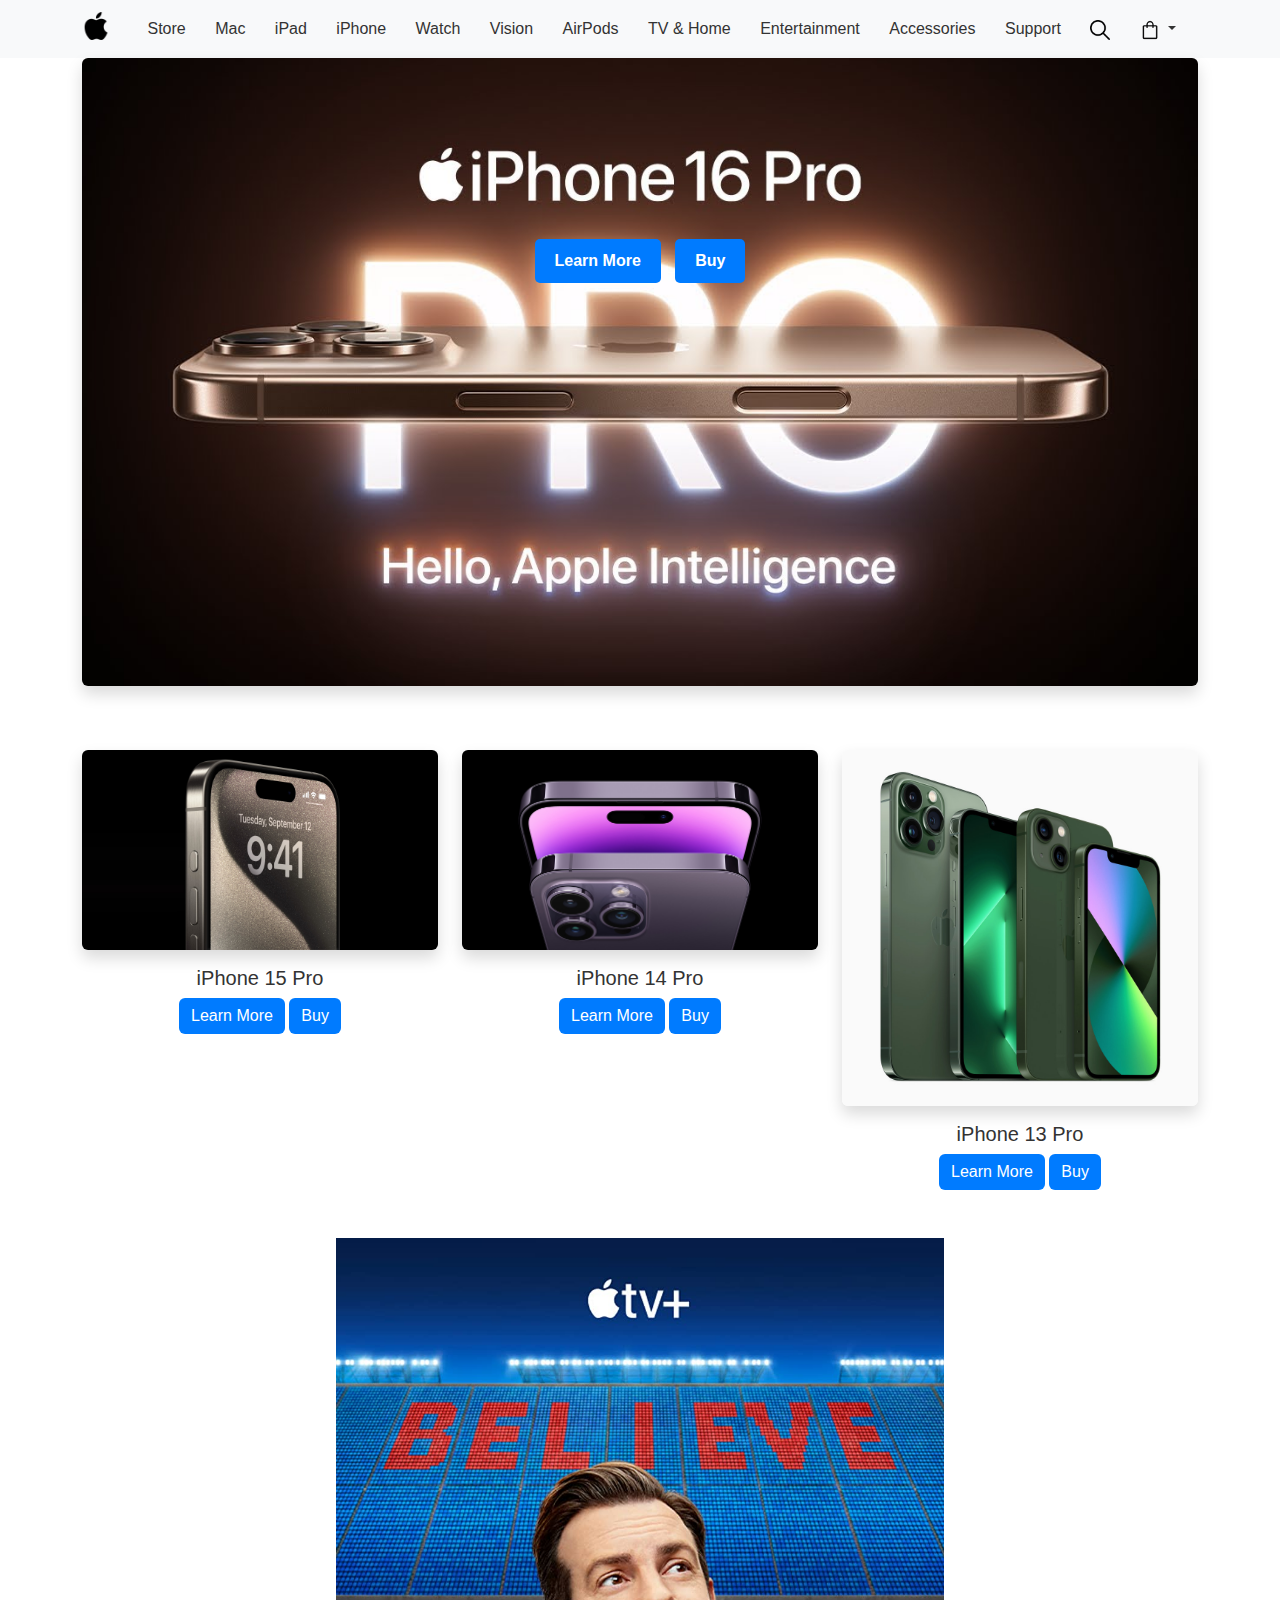
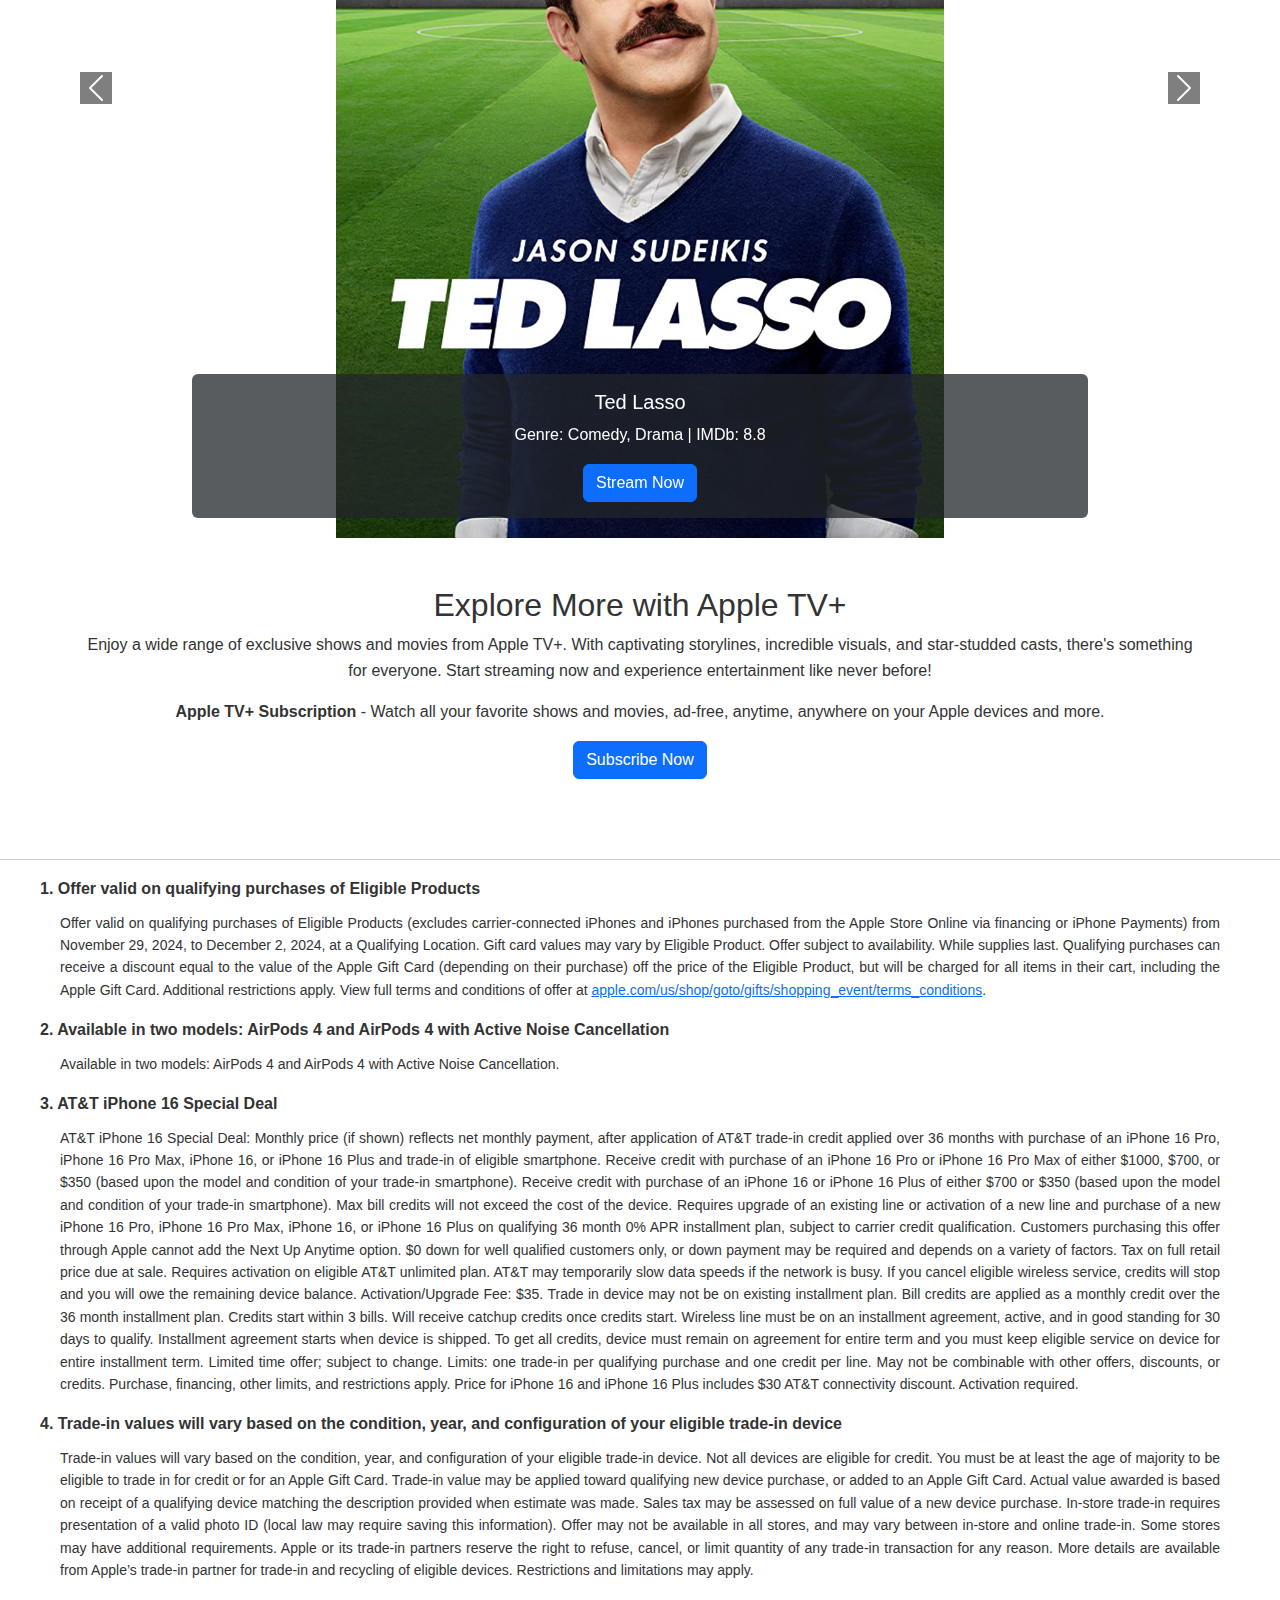
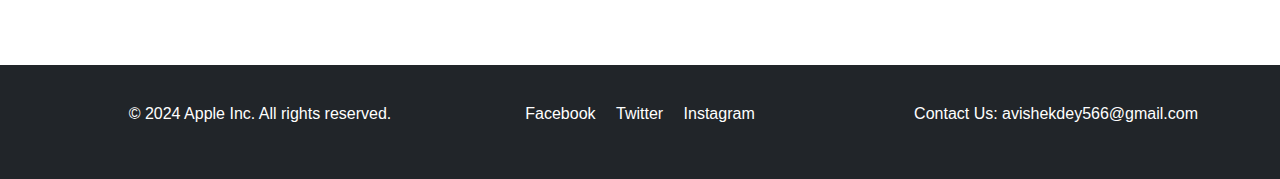
<file: index.html>
<!DOCTYPE html>
<html lang="en">
<head>
  <meta charset="UTF-8">
  <meta name="viewport" content="width=device-width, initial-scale=1.0">
  <title>Apple Website</title>
  <link rel="stylesheet" href="https://cdn.jsdelivr.net/npm/bootstrap@5.3.0/dist/css/bootstrap.min.css">
  <link rel="stylesheet" href="styles.css">
</head>
<body>
  <!-- Navbar -->
  <nav class="navbar navbar-expand-lg navbar-light bg-light justify-content-around">
    <div class="container">
      <a class="navbar-brand" href="index.html">
        <img src="apple-logo.png" alt="Apple Logo">
      </a>
      <button class="navbar-toggler" type="button" data-bs-toggle="collapse" data-bs-target="#navbarNav" aria-controls="navbarNav" aria-expanded="false" aria-label="Toggle navigation">
        <span class="navbar-toggler-icon"></span>
      </button>
      <div class="collapse navbar-collapse " id="navbarNav">
        <ul class="navbar-nav ms-auto">
          <li class="nav-item"><a class="nav-link" href="store.html">Store</a></li>
          <li class="nav-item"><a class="nav-link" href="mac.html">Mac</a></li>
          <li class="nav-item"><a class="nav-link" href="#">iPad</a></li>
          <li class="nav-item"><a class="nav-link" href="#">iPhone</a></li>
          <li class="nav-item"><a class="nav-link" href="#">Watch</a></li>
          <li class="nav-item"><a class="nav-link" href="#">Vision</a></li>
          <li class="nav-item"><a class="nav-link" href="#">AirPods</a></li>
          <li class="nav-item"><a class="nav-link" href="#">TV & Home</a></li>
          <li class="nav-item"><a class="nav-link" href="#">Entertainment</a></li>
          <li class="nav-item"><a class="nav-link" href="#">Accessories</a></li>
          <li class="nav-item"><a class="nav-link" href="#">Support</a></li>
          <li class="nav-item"><a class="nav-link" href="#"><img src="Search_iron.png" alt="Search" class="nav-icon "></a></li>
          <li class="nav-item dropdown">
            <a class="nav-link dropdown-toggle" href="#" id="cartDropdown" role="button" data-bs-toggle="dropdown" aria-expanded="false">
              <img src="Cart.png" alt="Cart" class="nav-icon">
            </a>
            <ul class="dropdown-menu dropdown-menu-end" aria-labelledby="cartDropdown">
              <li class="dropdown-item">Your bag is empty</li>
              <hr>
              <li><hr class="dropdown-divider"></li>
              <li><a class="dropdown-item" href="#">My Profile</a></li>
              <li><a class="dropdown-item" href="#">Orders</a></li>
              <li><a class="dropdown-item" href="#">Your Saves</a></li>
              <li><a class="dropdown-item" href="#">Account</a></li>
              <li><a class="dropdown-item text-primary" href="sign-in.html">Sign In</a></li>
            </ul>
          </li>
          
        </ul>
      </div>
    </div>
  </nav>

  <!-- Hero Section -->
  <header class="hero-section position-relative">
    <div class="container d-block w-100">
      <img src="iphone 16 pro.jpg" alt="iPhone 16 Pro" class="img-fluid rounded shadow mb-3">
      <div class="hero-buttons position-absolute top-50 start-50 translate-middle text-center">
        <button class="btn btn-primary learn-more-btn">Learn More</button>
        <button class="btn btn-secondary buy-btn">Buy</button>
      </div>
    </div>
  </header>


<!-- Additional Images Section -->
<section class="additional-images py-5">
  <div class="container">
    <div class="row g-4">
      <!-- iPhone 15 Pro -->
      <div class="col-md-4 text-center">
        <img src="iphone 15 pro.jpg" class="img-fluid rounded shadow mb-3" alt="iPhone 15 Pro">
        <h5>iPhone 15 Pro</h5>
        <button class="btn btn-primary learn-more-btn">Learn More</button>
        <button class="btn btn-secondary buy-btn">Buy</button>
      </div>
      <!-- iPhone 14 Pro -->
      <div class="col-md-4 text-center">
        <img src="iphone 14 pro.jpg" class="img-fluid rounded shadow mb-3" alt="iPhone 14 Pro">
        <h5>iPhone 14 Pro</h5>
        <button class="btn btn-primary learn-more-btn">Learn More</button>
        <button class="btn btn-secondary buy-btn">Buy</button>
      </div>
      <!-- iPhone 13 Pro -->
      <div class="col-md-4 text-center">
        <img src="iphone 13 pro.jpg" class="img-fluid rounded shadow mb-3" alt="iPhone 13 Pro">
        <h5>iPhone 13 Pro</h5>
        <button class="btn btn-primary learn-more-btn">Learn More</button>
        <button class="btn btn-secondary buy-btn">Buy</button>
      </div>
    </div>
  </div>
</section>

<!-- Animated Carousel -->
<div id="carouselExampleAutoplaying" class="carousel slide carousel-fade" data-bs-ride="carousel">
  <div class="carousel-inner">
    <!-- Carousel Item 1 -->
    <div class="carousel-item active text-center">
      <img src="Ted Lasso.jpeg" 
           class="d-block w-100" alt="Ted Lasso">
      <div class="carousel-caption bg-dark bg-opacity-75 rounded p-3">
        <h5>Ted Lasso</h5>
        <p>Genre: Comedy, Drama | IMDb: 8.8</p>
        <button class="btn btn-primary">Stream Now</button>
      </div>
    </div>
    <!-- Carousel Item 2 -->
    <div class="carousel-item text-center">
      <img src="Severance.jpg" 
           class="d-block w-100" alt="Severance">
      <div class="carousel-caption bg-dark bg-opacity-75 rounded p-3">
        <h5>Severance</h5>
        <p>Genre: Mystery, Sci-Fi | IMDb: 8.6</p>
        <button class="btn btn-primary">Stream Now</button>
      </div>
    </div>
    <!-- Carousel Item 3 -->
    <div class="carousel-item text-center">
      <img src="The Morning Show.jpg" 
           class="d-block w-100" alt="The Morning Show">
      <div class="carousel-caption bg-dark bg-opacity-75 rounded p-3">
        <h5>The Morning Show</h5>
        <p>Genre: Drama | IMDb: 8.3</p>
        <button class="btn btn-primary">Stream Now</button>
      </div>
    </div>
    <!-- Carousel Item 4 -->
    <div class="carousel-item text-center">
      <img src="For All Mankind.jpg" 
           class="d-block w-100" alt="For All Mankind">
      <div class="carousel-caption bg-dark bg-opacity-75 rounded p-3">
        <h5>For All Mankind</h5>
        <p>Genre: Drama, Sci-Fi | IMDb: 8.1</p>
        <button class="btn btn-primary">Stream Now</button>
      </div>
    </div>
    <!-- Carousel Item 5 -->
    <div class="carousel-item text-center">
      <img src="Foundation.jpg" 
           class="d-block w-100" alt="Foundation">
      <div class="carousel-caption bg-dark bg-opacity-75 rounded p-3">
        <h5>Foundation</h5>
        <p>Genre: Sci-Fi, Adventure | IMDb: 7.5</p>
        <button class="btn btn-primary">Stream Now</button>
      </div>
    </div>
    <!-- Carousel Item 6 -->
    <div class="carousel-item text-center">
      <img src="Pachinko.jpg" 
           class="d-block w-100" alt="Pachinko">
      <div class="carousel-caption bg-dark bg-opacity-75 rounded p-3">
        <h5>Pachinko</h5>
        <p>Genre: Drama | IMDb: 8.4</p>
        <button class="btn btn-primary">Stream Now</button>
      </div>
    </div>
  </div>
  <!-- Controls -->
  <button class="carousel-control-prev" type="button" data-bs-target="#carouselExampleAutoplaying" data-bs-slide="prev">
    <span class="carousel-control-prev-icon" aria-hidden="true"></span>
    <span class="visually-hidden">Previous</span>
  </button>
  <button class="carousel-control-next" type="button" data-bs-target="#carouselExampleAutoplaying" data-bs-slide="next">
    <span class="carousel-control-next-icon" aria-hidden="true"></span>
    <span class="visually-hidden">Next</span>
  </button>
</div>

<!-- Additional Information Section -->
<section class="additional-info py-5">
  <div class="container text-center">
    <h2>Explore More with Apple TV+</h2>
    <p>Enjoy a wide range of exclusive shows and movies from Apple TV+. With captivating storylines, incredible visuals, and star-studded casts, there's something for everyone. Start streaming now and experience entertainment like never before!</p>
    <p><strong>Apple TV+ Subscription</strong> - Watch all your favorite shows and movies, ad-free, anytime, anywhere on your Apple devices and more.</p>
    <p><a href="#" class="btn btn-primary">Subscribe Now</a></p>
  </div>
</section>

<hr>


<div class="offer-text">
  <div class="offer-heading">1. Offer valid on qualifying purchases of Eligible Products</div>
  <p>Offer valid on qualifying purchases of Eligible Products (excludes carrier-connected iPhones and iPhones purchased from the Apple Store Online via financing or iPhone Payments) from November 29, 2024, to December 2, 2024, at a Qualifying Location. Gift card values may vary by Eligible Product. Offer subject to availability. While supplies last. Qualifying purchases can receive a discount equal to the value of the Apple Gift Card (depending on their purchase) off the price of the Eligible Product, but will be charged for all items in their cart, including the Apple Gift Card. Additional restrictions apply. View full terms and conditions of offer at <a href="https://apple.com/us/shop/goto/gifts/shopping_event/terms_conditions" target="_blank">apple.com/us/shop/goto/gifts/shopping_event/terms_conditions</a>.</p>

  <div class="offer-heading">2. Available in two models: AirPods 4 and AirPods 4 with Active Noise Cancellation</div>
  <p>Available in two models: AirPods 4 and AirPods 4 with Active Noise Cancellation.</p>

  <div class="offer-heading">3. AT&T iPhone 16 Special Deal</div>
  <p>AT&T iPhone 16 Special Deal: Monthly price (if shown) reflects net monthly payment, after application of AT&T trade-in credit applied over 36 months with purchase of an iPhone 16 Pro, iPhone 16 Pro Max, iPhone 16, or iPhone 16 Plus and trade-in of eligible smartphone. Receive credit with purchase of an iPhone 16 Pro or iPhone 16 Pro Max of either $1000, $700, or $350 (based upon the model and condition of your trade-in smartphone). Receive credit with purchase of an iPhone 16 or iPhone 16 Plus of either $700 or $350 (based upon the model and condition of your trade-in smartphone). Max bill credits will not exceed the cost of the device. Requires upgrade of an existing line or activation of a new line and purchase of a new iPhone 16 Pro, iPhone 16 Pro Max, iPhone 16, or iPhone 16 Plus on qualifying 36 month 0% APR installment plan, subject to carrier credit qualification. Customers purchasing this offer through Apple cannot add the Next Up Anytime option. $0 down for well qualified customers only, or down payment may be required and depends on a variety of factors. Tax on full retail price due at sale. Requires activation on eligible AT&T unlimited plan. AT&T may temporarily slow data speeds if the network is busy. If you cancel eligible wireless service, credits will stop and you will owe the remaining device balance. Activation/Upgrade Fee: $35. Trade in device may not be on existing installment plan. Bill credits are applied as a monthly credit over the 36 month installment plan. Credits start within 3 bills. Will receive catchup credits once credits start. Wireless line must be on an installment agreement, active, and in good standing for 30 days to qualify. Installment agreement starts when device is shipped. To get all credits, device must remain on agreement for entire term and you must keep eligible service on device for entire installment term. Limited time offer; subject to change. Limits: one trade-in per qualifying purchase and one credit per line. May not be combinable with other offers, discounts, or credits. Purchase, financing, other limits, and restrictions apply. Price for iPhone 16 and iPhone 16 Plus includes $30 AT&T connectivity discount. Activation required.</p>

  <!-- Add more paragraphs for other sections similarly -->

  <div class="offer-heading">4. Trade-in values will vary based on the condition, year, and configuration of your eligible trade-in device</div>
  <p>Trade-in values will vary based on the condition, year, and configuration of your eligible trade-in device. Not all devices are eligible for credit. You must be at least the age of majority to be eligible to trade in for credit or for an Apple Gift Card. Trade-in value may be applied toward qualifying new device purchase, or added to an Apple Gift Card. Actual value awarded is based on receipt of a qualifying device matching the description provided when estimate was made. Sales tax may be assessed on full value of a new device purchase. In‑store trade‑in requires presentation of a valid photo ID (local law may require saving this information). Offer may not be available in all stores, and may vary between in‑store and online trade‑in. Some stores may have additional requirements. Apple or its trade‑in partners reserve the right to refuse, cancel, or limit quantity of any trade‑in transaction for any reason. More details are available from Apple’s trade-in partner for trade‑in and recycling of eligible devices. Restrictions and limitations may apply.</p>
</div>





  <!-- Footer -->
  <footer class="footer bg-dark text-white mt-5">
    <div class="container py-3">
      <div class="row">
        <div class="col-md-4">
          <p>&copy; 2024 Apple Inc. All rights reserved.</p>
        </div>
        <div class="col-md-4 text-center">
          <a href="#" class="text-white mx-2">Facebook</a>
          <a href="#" class="text-white mx-2">Twitter</a>
          <a href="#" class="text-white mx-2">Instagram</a>

        </div>
        <div class="col-md-4 text-end">
          <p>Contact Us: <a href="mailto:info@apple.com" class="text-white">avishekdey566@gmail.com</a></p>
        </div>
      </div>
    </div>
  </footer>

  <!-- Bootstrap JavaScript -->
  <script src="https://cdn.jsdelivr.net/npm/bootstrap@5.3.0/dist/js/bootstrap.bundle.min.js"></script>
</body>
</html>
</file>
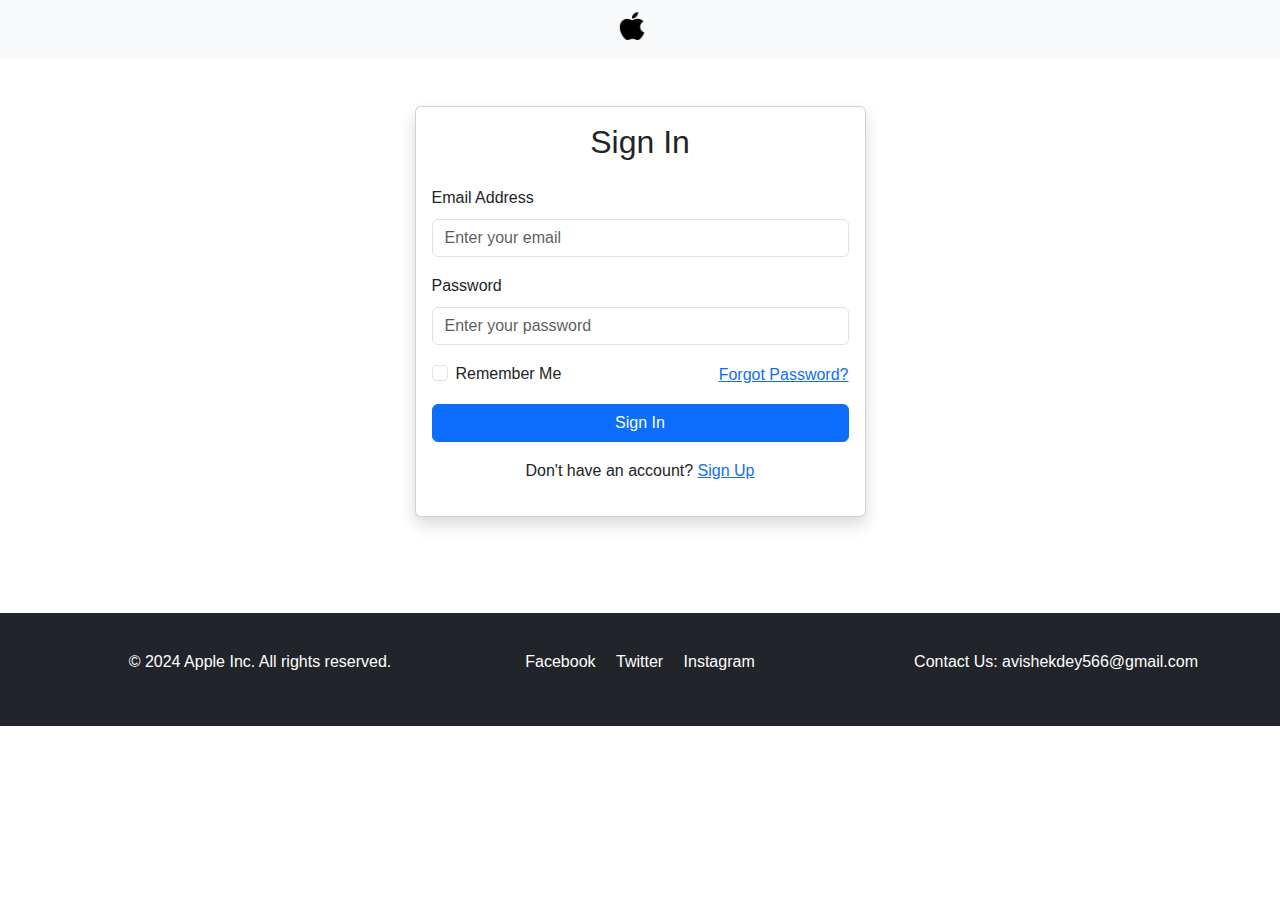
<file: sign-in.html>
<!DOCTYPE html>
<html lang="en">
<head>
  <meta charset="UTF-8">
  <meta name="viewport" content="width=device-width, initial-scale=1.0">
  <title>Sign In</title>
  <link rel="stylesheet" href="https://cdn.jsdelivr.net/npm/bootstrap@5.3.0/dist/css/bootstrap.min.css">
  <link rel="stylesheet" href="styles.css">
</head>
<body>
  <!-- Navbar -->
  <nav class="navbar navbar-light bg-light">
    <div class="container">
      <a class="navbar-brand" href="index.html">
        <img src="apple-logo.png" alt="Apple Logo" width="30">
      </a>
    </div>
  </nav>

  <!-- Sign In Form -->
  <section class="sign-in-section py-5">
    <div class="container">
      <div class="row justify-content-center">
        <div class="col-md-6 col-lg-5">
          <div class="card shadow">
            <div class="card-body">
              <h2 class="text-center mb-4">Sign In</h2>
              <form action="#" method="POST">
                <div class="mb-3">
                  <label for="email" class="form-label">Email Address</label>
                  <input type="email" class="form-control" id="email" name="email" placeholder="Enter your email" required>
                </div>
                <div class="mb-3">
                  <label for="password" class="form-label">Password</label>
                  <input type="password" class="form-control" id="password" name="password" placeholder="Enter your password" required>
                </div>
                <div class="d-flex justify-content-between align-items-center mb-3">
                  <div class="form-check">
                    <input type="checkbox" class="form-check-input" id="rememberMe">
                    <label class="form-check-label" for="rememberMe">Remember Me</label>
                  </div>
                  <a href="#" class="text-primary">Forgot Password?</a>
                </div>
                <button type="submit" class="btn btn-primary w-100">Sign In</button>
              </form>
              <p class="text-center mt-3">Don't have an account? <a href="sign-up.html" class="text-primary">Sign Up</a></p>
            </div>
          </div>
        </div>
      </div>
    </div>
  </section>
 <!-- Footer -->
 <footer class="footer bg-dark text-white mt-5">
    <div class="container py-3">
      <div class="row">
        <div class="col-md-4">
          <p>&copy; 2024 Apple Inc. All rights reserved.</p>
        </div>
        <div class="col-md-4 text-center">
          <a href="#" class="text-white mx-2">Facebook</a>
          <a href="#" class="text-white mx-2">Twitter</a>
          <a href="#" class="text-white mx-2">Instagram</a>

        </div>
        <div class="col-md-4 text-end">
          <p>Contact Us: <a href="mailto:info@apple.com" class="text-white">avishekdey566@gmail.com</a></p>
        </div>
      </div>
    </div>
  </footer>
  <!-- Bootstrap JavaScript -->
  <script src="https://cdn.jsdelivr.net/npm/bootstrap@5.3.0/dist/js/bootstrap.bundle.min.js"></script>
</body>
</html>
</file>
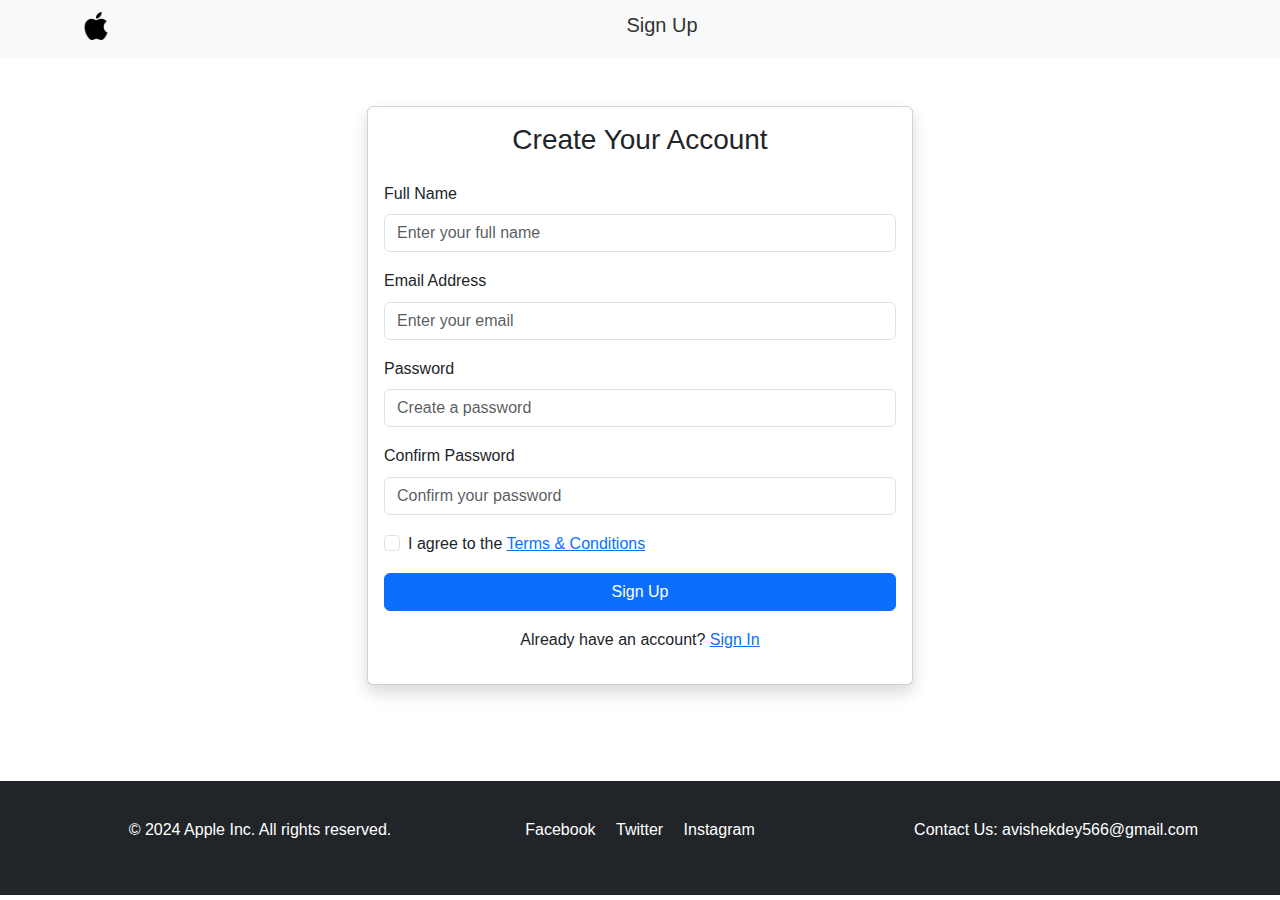
<file: sign-up.html>
<!DOCTYPE html>
<html lang="en">
<head>
  <meta charset="UTF-8">
  <meta name="viewport" content="width=device-width, initial-scale=1.0">
  <title>Apple Website - Sign Up</title>
  <link rel="stylesheet" href="https://cdn.jsdelivr.net/npm/bootstrap@5.3.0/dist/css/bootstrap.min.css">
  <link rel="stylesheet" href="styles.css">
</head>
<body>
  <!-- Navbar -->
  <nav class="navbar navbar-expand-lg navbar-light bg-light">
    <div class="container">
      <a class="navbar-brand" href="index.html">
        <img src="apple-logo.png" alt="Apple Logo">
      </a>
      <h5 class="text-center w-100">Sign Up</h5>
    </div>
  </nav>

  <!-- Sign Up Form -->
  <div class="container py-5">
    <div class="row justify-content-center">
      <div class="col-md-6">
        <div class="card shadow">
          <div class="card-body">
            <h3 class="text-center mb-4">Create Your Account</h3>
            <form>
              <div class="mb-3">
                <label for="fullName" class="form-label">Full Name</label>
                <input type="text" class="form-control" id="fullName" placeholder="Enter your full name" required>
              </div>
              <div class="mb-3">
                <label for="email" class="form-label">Email Address</label>
                <input type="email" class="form-control" id="email" placeholder="Enter your email" required>
              </div>
              <div class="mb-3">
                <label for="password" class="form-label">Password</label>
                <input type="password" class="form-control" id="password" placeholder="Create a password" required>
              </div>
              <div class="mb-3">
                <label for="confirmPassword" class="form-label">Confirm Password</label>
                <input type="password" class="form-control" id="confirmPassword" placeholder="Confirm your password" required>
              </div>
              <div class="mb-3 form-check">
                <input type="checkbox" class="form-check-input" id="termsCheck" required>
                <label class="form-check-label" for="termsCheck">I agree to the <a href="#">Terms & Conditions</a></label>
              </div>
              <button type="submit" class="btn btn-primary w-100">Sign Up</button>
            </form>
            <p class="text-center mt-3">Already have an account? <a href="sign-in.html">Sign In</a></p>
          </div>
        </div>
      </div>
    </div>
  </div>

 <!-- Footer -->
 <footer class="footer bg-dark text-white mt-5">
    <div class="container py-3">
      <div class="row">
        <div class="col-md-4">
          <p>&copy; 2024 Apple Inc. All rights reserved.</p>
        </div>
        <div class="col-md-4 text-center">
          <a href="#" class="text-white mx-2">Facebook</a>
          <a href="#" class="text-white mx-2">Twitter</a>
          <a href="#" class="text-white mx-2">Instagram</a>

        </div>
        <div class="col-md-4 text-end">
          <p>Contact Us: <a href="mailto:info@apple.com" class="text-white">avishekdey566@gmail.com</a></p>
        </div>
      </div>
    </div>
  </footer>

  <!-- Bootstrap JavaScript -->
  <script src="https://cdn.jsdelivr.net/npm/bootstrap@5.3.0/dist/js/bootstrap.bundle.min.js"></script>
</body>
</html>
</file>
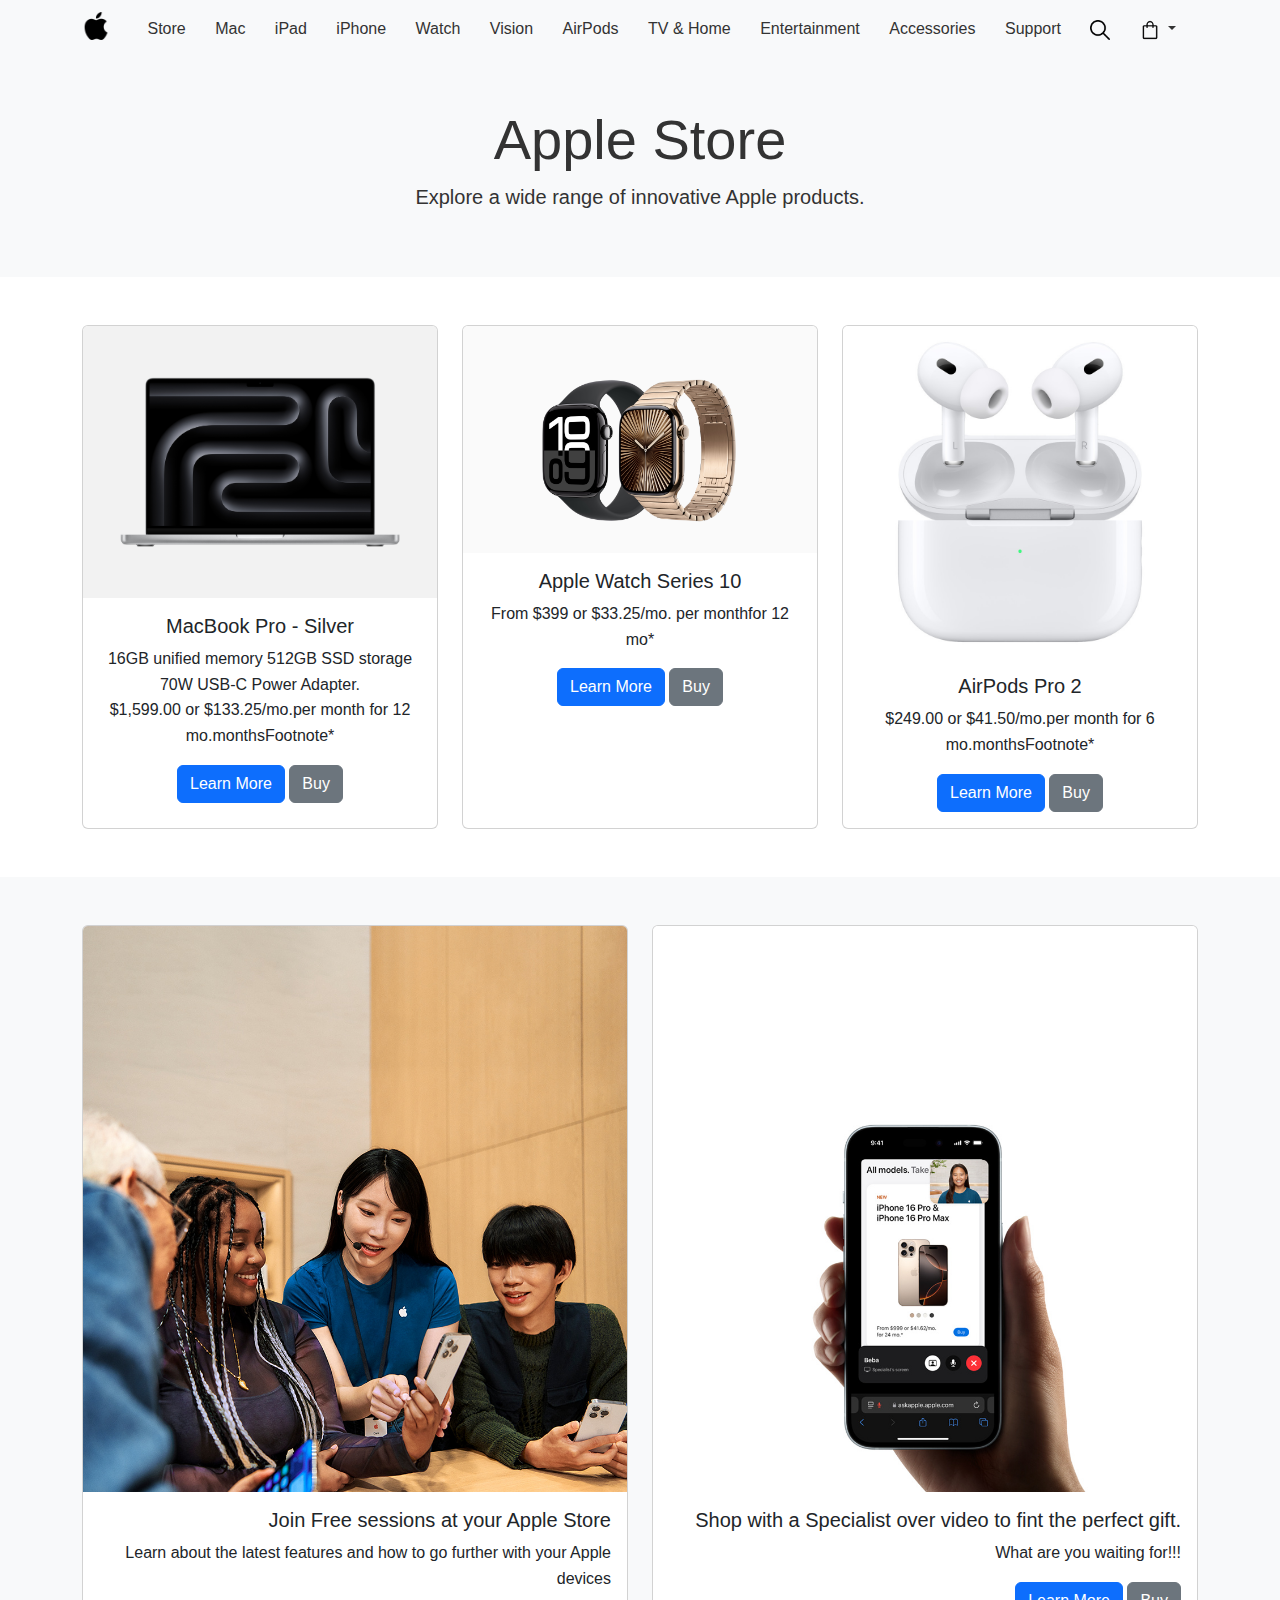
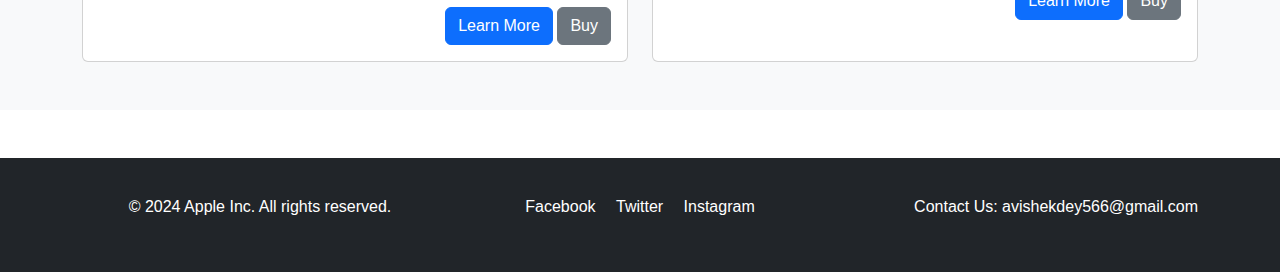
<file: store.html>
<!DOCTYPE html>
<html lang="en">

<head>
    <meta charset="UTF-8">
    <meta name="viewport" content="width=device-width, initial-scale=1.0">
    <title>Apple Store</title>
    <link rel="stylesheet" href="https://cdn.jsdelivr.net/npm/bootstrap@5.3.0/dist/css/bootstrap.min.css">
    <link rel="stylesheet" href="styles.css">
</head>

<body>
    <!-- Navbar -->
    <nav class="navbar navbar-expand-lg navbar-light bg-light justify-content-around">
        <div class="container">
            <a class="navbar-brand" href="index.html">
                <img src="apple-logo.png" alt="Apple Logo">
            </a>
            <button class="navbar-toggler" type="button" data-bs-toggle="collapse" data-bs-target="#navbarNav"
                aria-controls="navbarNav" aria-expanded="false" aria-label="Toggle navigation">
                <span class="navbar-toggler-icon"></span>
            </button>
            <div class="collapse navbar-collapse " id="navbarNav">
                <ul class="navbar-nav ms-auto">
                    <li class="nav-item"><a class="nav-link" href="store.html">Store</a></li>
                    <li class="nav-item"><a class="nav-link" href="mac.html">Mac</a></li>
                    <li class="nav-item"><a class="nav-link" href="#">iPad</a></li>
                    <li class="nav-item"><a class="nav-link" href="#">iPhone</a></li>
                    <li class="nav-item"><a class="nav-link" href="#">Watch</a></li>
                    <li class="nav-item"><a class="nav-link" href="#">Vision</a></li>
                    <li class="nav-item"><a class="nav-link" href="#">AirPods</a></li>
                    <li class="nav-item"><a class="nav-link" href="#">TV & Home</a></li>
                    <li class="nav-item"><a class="nav-link" href="#">Entertainment</a></li>
                    <li class="nav-item"><a class="nav-link" href="#">Accessories</a></li>
                    <li class="nav-item"><a class="nav-link" href="#">Support</a></li>
                    <li class="nav-item"><a class="nav-link" href="#"><img src="Search_iron.png" alt="Search"
                                class="nav-icon "></a></li>
                    <li class="nav-item dropdown">
                        <a class="nav-link dropdown-toggle" href="#" id="cartDropdown" role="button"
                            data-bs-toggle="dropdown" aria-expanded="false">
                            <img src="Cart.png" alt="Cart" class="nav-icon">
                        </a>
                        <ul class="dropdown-menu dropdown-menu-end" aria-labelledby="cartDropdown">
                            <li class="dropdown-item">Your bag is empty</li>
                            <hr>
                            <li>
                                <hr class="dropdown-divider">
                            </li>
                            <li><a class="dropdown-item" href="#">My Profile</a></li>
                            <li><a class="dropdown-item" href="#">Orders</a></li>
                            <li><a class="dropdown-item" href="#">Your Saves</a></li>
                            <li><a class="dropdown-item" href="#">Account</a></li>
                            <li><a class="dropdown-item text-primary" href="sign-in.html">Sign In</a></li>
                        </ul>
                    </li>

                </ul>
            </div>
        </div>
    </nav>

    <!-- Store Banner -->
    <section class="store-banner text-center py-5 bg-light">
        <div class="container">
            <h1 class="display-4">Apple Store</h1>
            <p class="lead">Explore a wide range of innovative Apple products.</p>
        </div>
    </section>

    <!-- Products Section -->
    <section class="products py-5">
        <div class="container">
            <div class="row g-4">
                <!-- Product Card Template -->
                <div class="col-md-4">
                    <div class="card h-100 text-center">
                        <img src="macbook.jpg" class="card-img-top" alt="Product Image">
                        <div class="card-body">
                            <h5 class="card-title">MacBook Pro - Silver</h5>
                            <p class="card-text">16GB unified memory
                                512GB SSD storage
                                70W USB-C Power Adapter.
                                <br>
                                $1,599.00
                                or
                                $133.25/mo.per month for 12 mo.monthsFootnote*
                            </p>
                            <button class="btn btn-primary">Learn More</button>
                            <button class="btn btn-secondary">Buy</button>
                        </div>
                    </div>
                </div>
                <!-- Repeat Product Cards -->
                <div class="col-md-4">
                    <div class="card h-100 text-center">
                        <img src="watch.jpg" class="card-img-top" alt="Product Image">
                        <div class="card-body">
                            <h5 class="card-title">Apple Watch Series 10</h5>
                            <p class="card-text">From $399 or $33.25/mo. per monthfor 12 mo*</p>
                            <button class="btn btn-primary">Learn More</button>
                            <button class="btn btn-secondary">Buy</button>
                        </div>
                    </div>
                </div>
                <div class="col-md-4">
                    <div class="card h-100 text-center">
                        <img src="airpods.jpg" class="card-img-top" alt="Product Image">
                        <div class="card-body">
                            <h5 class="card-title">AirPods Pro 2</h5>
                            <p class="card-text">$249.00
                                or
                                $41.50/mo.per month for 6 mo.monthsFootnote*</p>
                            <button class="btn btn-primary">Learn More</button>
                            <button class="btn btn-secondary">Buy</button>
                        </div>
                    </div>
                </div>
               
            </div>
        </div>
    </section>

    <!-- Exclusive Offers Section -->
    <section class="exclusive-offers text-center py-5 bg-light text-white">

        <div class="container">
            <div class="row g-4">
                <div class="col-md-6">
                    <div class="card h-100 text-end">
                        <img src="exclusive session.jpg" class="card-img-top" alt="Product Image">
                        <div class="card-body">
                            <h5 class="card-title">Join Free sessions at your Apple Store</h5>
                            <p class="card-text">Learn about the latest features and how to go further with your Apple
                                devices</p>
                            <button class="btn btn-primary">Learn More</button>
                            <button class="btn btn-secondary">Buy</button>
                        </div>
                    </div>
                </div>

                <div class="col-md-6">
                    <div class="card h-100 text-end">
                        <img src="shopWithSpecalist.jpg" class="card-img-top" alt="Product Image">
                        <div class="card-body">
                            <h5 class="card-title">Shop with a Specialist over video to fint the perfect gift.</h5>
                            <p class="card-text">What are you waiting for!!!</p>
                            <button class="btn btn-primary">Learn More</button>
                            <button class="btn btn-secondary">Buy</button>
                        </div>
                    </div>
                </div>
            </div>
        </div>
    </section>


    <!-- Footer -->
    <footer class="footer bg-dark text-white mt-5">
        <div class="container py-3">
            <div class="row">
                <div class="col-md-4">
                    <p>&copy; 2024 Apple Inc. All rights reserved.</p>
                </div>
                <div class="col-md-4 text-center">
                    <a href="#" class="text-white mx-2">Facebook</a>
                    <a href="#" class="text-white mx-2">Twitter</a>
                    <a href="#" class="text-white mx-2">Instagram</a>
                </div>
                <div class="col-md-4 text-end">
                    <p>Contact Us: <a href="mailto:info@apple.com" class="text-white">avishekdey566@gmail.com</a></p>
                </div>
            </div>
        </div>
    </footer>

    <!-- Bootstrap JavaScript -->
    <script src="https://cdn.jsdelivr.net/npm/bootstrap@5.3.0/dist/js/bootstrap.bundle.min.js"></script>
</body>

</html>
</file>
<file: styles.css>
* {
    margin: 0;
    padding: 0;
    box-sizing: border-box;
  }

  
  body {
    font-family: Arial, sans-serif;
    line-height: 1.6;
    color: #333;
    background-color: #ffffff;
  }
  /* Navbar Styling */
.navbar {
    background-color: #e2dfdf00;
  }
  
  .navbar .container {
    display: flex;
    justify-content: space-evenly; 
    align-items: center; 
    width: 100%;
  }
  
  .navbar-brand img {
    height: 28px; 
    margin-top: -10px;
  }
  
  .navbar-nav {
    display: flex;
    justify-content: space-evenly; 
    width: 100%;
    padding-left: 0; 
  }
  
  .navbar-nav .nav-link {
    color: #333 !important;
  }
  
  .navbar-nav .nav-link:hover {
    color: #007bff !important;
  }
  
  .navbar-nav .nav-item .nav-link img {
    height: 20px; 
    width: 20px;
  }
  
  

   .hero-section img {
    width: 100%;
    height: auto;
    display: block;
    margin-bottom: 10px;    
    transition: transform 0.3s ease, box-shadow 0.3s ease;
  }
  .hero-section img:hover {
    transform: scale(1.01);
    box-shadow: 0 8px 15px rgba(0, 0, 0, 0.2);
  }
  
  


  
  .hero-section h1 {
    font-size: 3rem;
    font-weight: bold;
  }
  
  .hero-section p {
    font-size: 1.5rem;
    font-weight: 300;
  }
  
  .hero-buttons {
    position: absolute;
    bottom: 30px; 
    right: 20px; 
    z-index: 2;
  }

  .hero-buttons button {
    margin: 5px; 
    padding: 10px 20px;
    font-size: 1rem;
    font-weight: bold;
    border-radius: 5px;
    transition: all 0.3s ease;
  }

.learn-more-btn {
  background-color: #007bff;
  color: #fff;
  border: none;
}

.learn-more-btn {
  background-color: #007bff;
  color: #fff;
  border: none;
}

.learn-more-btn:hover {
  background-color: #0056b3;
  transform: scale(1.05);
}

.buy-btn {
  background-color: #007bff;
  color: #fff;
  border: none;
}

.buy-btn:hover {
  background-color: #0056b3;
  transform: scale(1.05);
}

.additional-images img {
  width: 100%;
  height: auto;
  transition: transform 0.3s ease, box-shadow 0.3s ease;
}

.additional-images img:hover {
  transform: scale(1.05);
  box-shadow: 0 8px 15px rgba(0, 0, 0, 0.2);
}


  /* Carousel Section */
  .carousel-item img {
    height: 100vh;
    width: 50%;
    object-fit: contain; 
    object-position: center; 
  }
  
  .carousel-control-prev-icon,
  .carousel-control-next-icon {
    background-color: #000000;
  }
  
  .carousel-control-prev:hover,
  .carousel-control-next:hover {
   
    color: #000000;
  }
  

  .footer {
    background-color: #333;
    color: #fff;
    padding: 20px 0;
    position: relative;
    width: 100%;
    text-align: center;
  }
  
  .footer a {
    color: #fff;
    text-decoration: none;
  }
  
  .footer a:hover {
    text-decoration: underline;
  }
  
 
  @media (max-width: 768px) {
    .navbar-nav {
      text-align: center;
    }
  
    .carousel-item img {
      height: 300px;
    }
  
    .hero-section h1 {
      font-size: 2.5rem;
    }
  
    .hero-section p {
      font-size: 1.2rem;
    }
  
    .footer {
      text-align: center;
    }
  }
  
 
  .container {
    width: 90%;
    margin: 0 auto;
  }
  
  .mt-5 {
    margin-top: 3rem !important;
  }
  
  .text-light {
    color: #f4f4f4 !important;
  }
  
  .text-end {
    text-align: end;
  }
  
  .text-center {
    text-align: center;
  }
  
  .text-white {
    color: white;
  }
  

  html, body {
    height: 100%;
  }
  
  body {
    display: flex;
    flex-direction: column;
  }
  
  .main-content {
    flex: 1;
  }
  


  .offer-text {
    text-align: justify;
    line-height: 1.6;
    margin-bottom: 20px;
    font-size: 14px;
    color: #333;
}

.offer-text p {
  text-align: justify; 
  line-height: 1.6; 
  margin-left: 40px; 
  margin-right: 40px; 
  padding: 0 20px; 
}


.offer-heading {
  text-align: justify;
  line-height: 1.6;
  margin-left: 40px;
  margin-right: 40px;
    font-weight: bold;
    font-size: 16px;
    margin-bottom: 10px;
}
</file>
